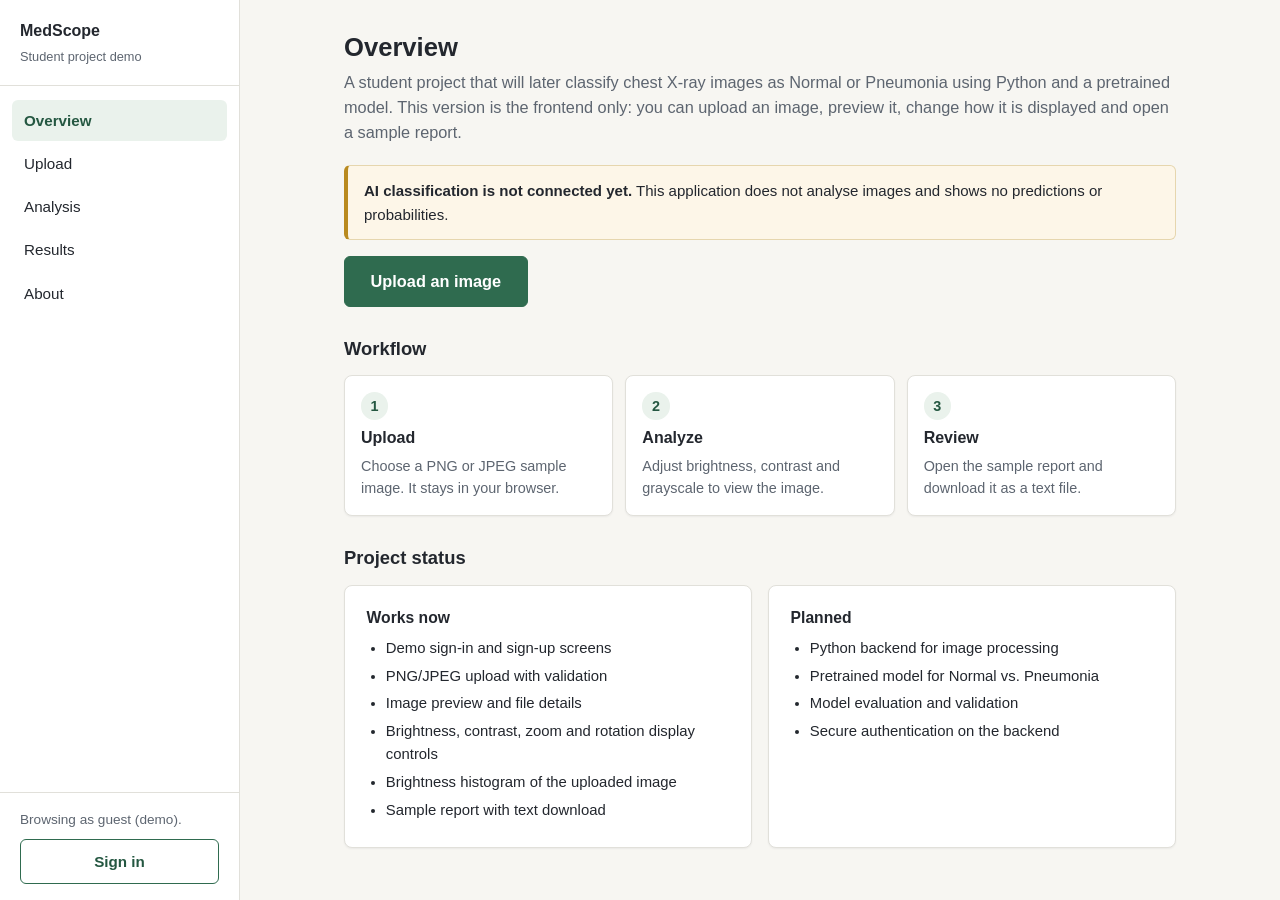
<file: index.html>
<!DOCTYPE html>
<html lang="en">
<head>
  <meta charset="utf-8">
  <meta name="viewport" content="width=device-width, initial-scale=1">
  <title>Overview - MedScope</title>
  <link rel="stylesheet" href="css/styles.css">
  <script src="js/app.js" defer></script>
</head>
<body data-page="dashboard">
  <a class="skip-link" href="#main-content">Skip to main content</a>

  <div class="app-shell" id="app-shell">
    <!-- The sidebar is inserted here by js/app.js -->
    <div id="nav-root"></div>

    <main class="main" id="main-content">
      <div class="content">
        <noscript><p class="notice notice-error">This demo needs JavaScript to be turned on.</p></noscript>

        <header class="page-header">
          <h1>Overview</h1>
          <p class="lead">
            A student project that will later classify chest X-ray images as Normal or
            Pneumonia using Python and a pretrained model. This version is the frontend
            only: you can upload an image, preview it, change how it is displayed and
            open a sample report.
          </p>
        </header>

        <div class="notice notice-warn" role="note">
          <strong>AI classification is not connected yet.</strong> This application does
          not analyse images and shows no predictions or probabilities.
        </div>

        <p><a class="btn btn-large" href="upload.html">Upload an image</a></p>

        <!-- Filled by js/app.js when there is progress to continue -->
        <div id="continue-box"></div>

        <section class="section" aria-labelledby="workflow-heading">
          <h2 id="workflow-heading">Workflow</h2>
          <ol class="steps">
            <li>
              <span class="step-number" aria-hidden="true">1</span>
              <h3>Upload</h3>
              <p>Choose a PNG or JPEG sample image. It stays in your browser.</p>
            </li>
            <li>
              <span class="step-number" aria-hidden="true">2</span>
              <h3>Analyze</h3>
              <p>Adjust brightness, contrast and grayscale to view the image.</p>
            </li>
            <li>
              <span class="step-number" aria-hidden="true">3</span>
              <h3>Review</h3>
              <p>Open the sample report and download it as a text file.</p>
            </li>
          </ol>
        </section>

        <section class="section" aria-labelledby="status-heading">
          <h2 id="status-heading">Project status</h2>
          <div class="status-grid">
            <div class="card">
              <h3>Works now</h3>
              <ul class="status-list">
                <li>Demo sign-in and sign-up screens</li>
                <li>PNG/JPEG upload with validation</li>
                <li>Image preview and file details</li>
                <li>Brightness, contrast, zoom and rotation display controls</li>
                <li>Brightness histogram of the uploaded image</li>
                <li>Sample report with text download</li>
              </ul>
            </div>
            <div class="card">
              <h3>Planned</h3>
              <ul class="status-list">
                <li>Python backend for image processing</li>
                <li>Pretrained model for Normal vs. Pneumonia</li>
                <li>Model evaluation and validation</li>
                <li>Secure authentication on the backend</li>
              </ul>
            </div>
          </div>
        </section>
      </div>
    </main>
  </div>
</body>
</html>
</file>
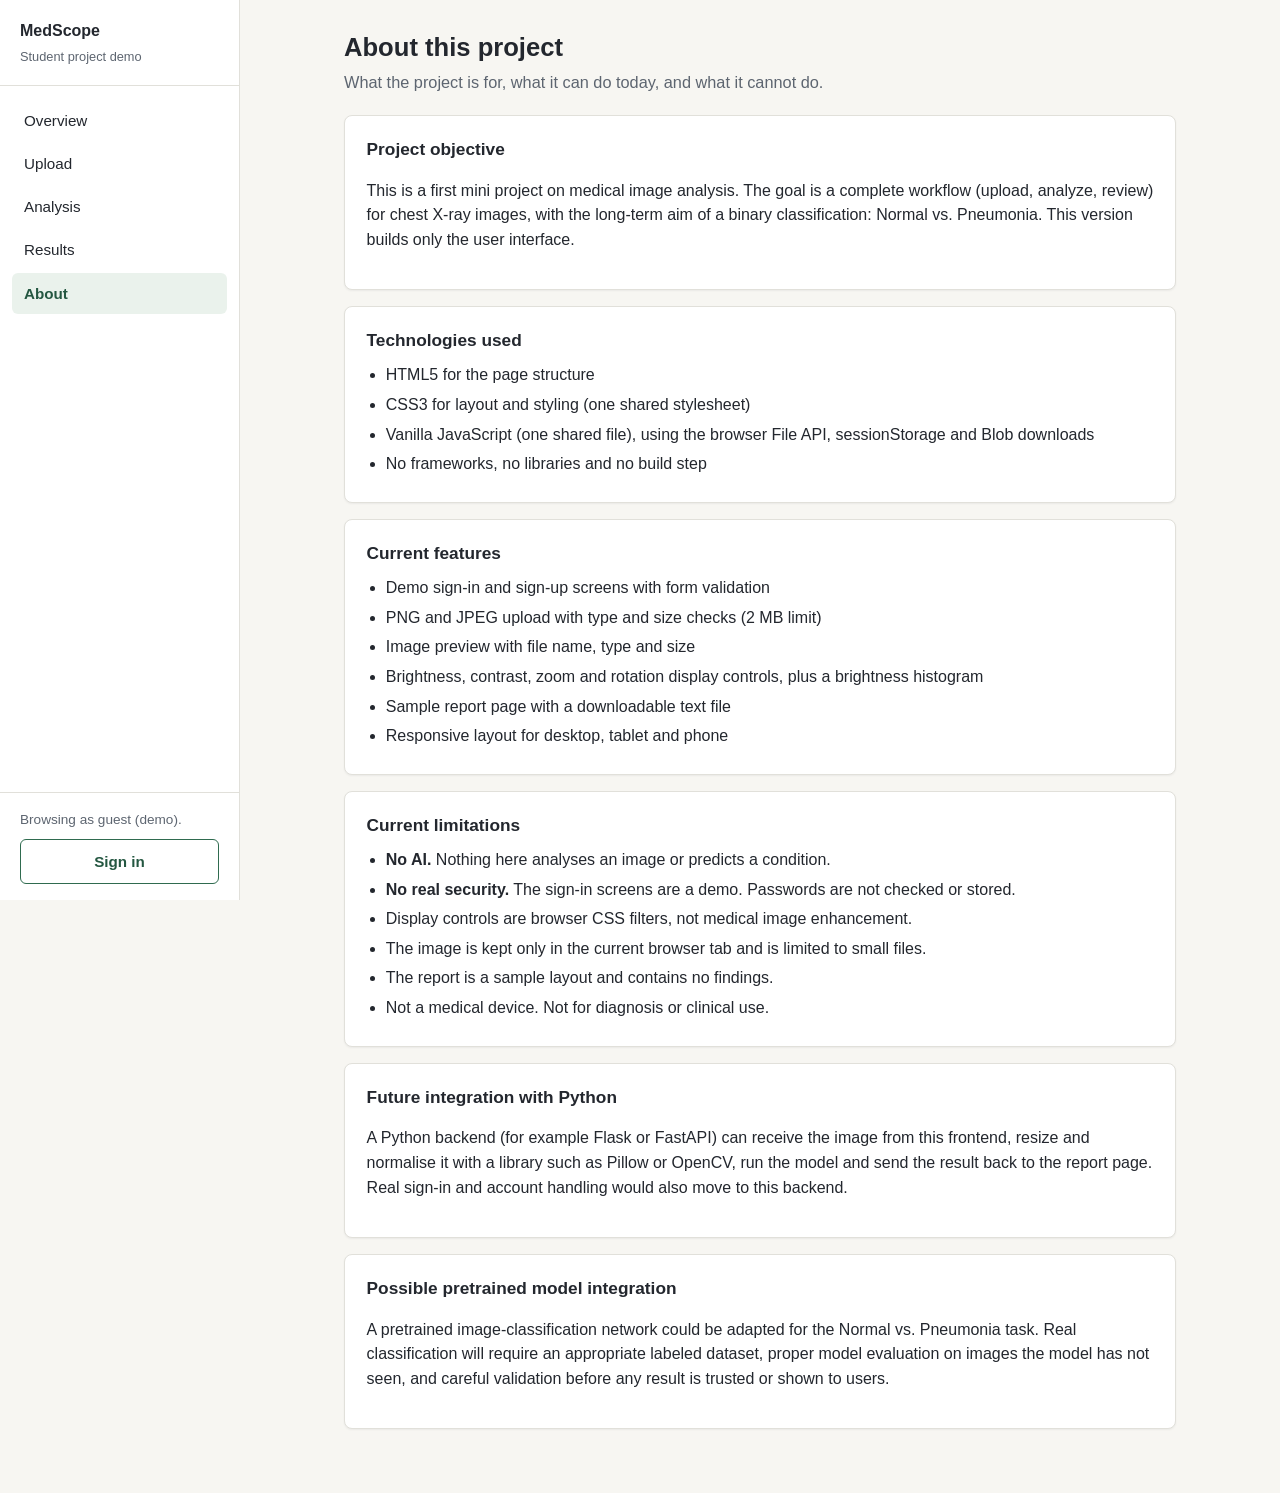
<file: about.html>
<!DOCTYPE html>
<html lang="en">
<head>
  <meta charset="utf-8">
  <meta name="viewport" content="width=device-width, initial-scale=1">
  <title>About - MedScope</title>
  <link rel="stylesheet" href="css/styles.css">
  <script src="js/app.js" defer></script>
</head>
<body data-page="about">
  <a class="skip-link" href="#main-content">Skip to main content</a>

  <div class="app-shell" id="app-shell">
    <!-- The sidebar is inserted here by js/app.js -->
    <div id="nav-root"></div>

    <main class="main" id="main-content">
      <div class="content">
        <noscript><p class="notice notice-error">This demo needs JavaScript to be turned on.</p></noscript>

        <header class="page-header">
          <h1>About this project</h1>
          <p class="lead">What the project is for, what it can do today, and what it cannot do.</p>
        </header>

        <section class="card" aria-labelledby="objective-heading">
          <h2 id="objective-heading">Project objective</h2>
          <p>
            This is a first mini project on medical image analysis. The goal is a
            complete workflow (upload, analyze, review) for chest X-ray images, with
            the long-term aim of a binary classification: Normal vs. Pneumonia.
            This version builds only the user interface.
          </p>
        </section>

        <section class="card" aria-labelledby="tech-heading">
          <h2 id="tech-heading">Technologies used</h2>
          <ul>
            <li>HTML5 for the page structure</li>
            <li>CSS3 for layout and styling (one shared stylesheet)</li>
            <li>Vanilla JavaScript (one shared file), using the browser File API, sessionStorage and Blob downloads</li>
            <li>No frameworks, no libraries and no build step</li>
          </ul>
        </section>

        <section class="card" aria-labelledby="features-heading">
          <h2 id="features-heading">Current features</h2>
          <ul>
            <li>Demo sign-in and sign-up screens with form validation</li>
            <li>PNG and JPEG upload with type and size checks (2 MB limit)</li>
            <li>Image preview with file name, type and size</li>
            <li>Brightness, contrast, zoom and rotation display controls, plus a brightness histogram</li>
            <li>Sample report page with a downloadable text file</li>
            <li>Responsive layout for desktop, tablet and phone</li>
          </ul>
        </section>

        <section class="card" aria-labelledby="limits-heading">
          <h2 id="limits-heading">Current limitations</h2>
          <ul>
            <li><strong>No AI.</strong> Nothing here analyses an image or predicts a condition.</li>
            <li><strong>No real security.</strong> The sign-in screens are a demo. Passwords are not checked or stored.</li>
            <li>Display controls are browser CSS filters, not medical image enhancement.</li>
            <li>The image is kept only in the current browser tab and is limited to small files.</li>
            <li>The report is a sample layout and contains no findings.</li>
            <li>Not a medical device. Not for diagnosis or clinical use.</li>
          </ul>
        </section>

        <section class="card" aria-labelledby="python-heading">
          <h2 id="python-heading">Future integration with Python</h2>
          <p>
            A Python backend (for example Flask or FastAPI) can receive the image from
            this frontend, resize and normalise it with a library such as Pillow or
            OpenCV, run the model and send the result back to the report page.
            Real sign-in and account handling would also move to this backend.
          </p>
        </section>

        <section class="card" aria-labelledby="model-heading">
          <h2 id="model-heading">Possible pretrained model integration</h2>
          <p>
            A pretrained image-classification network could be adapted for the
            Normal vs. Pneumonia task. Real classification will require an appropriate
            labeled dataset, proper model evaluation on images the model has not seen,
            and careful validation before any result is trusted or shown to users.
          </p>
        </section>
      </div>
    </main>
  </div>
</body>
</html>
</file>
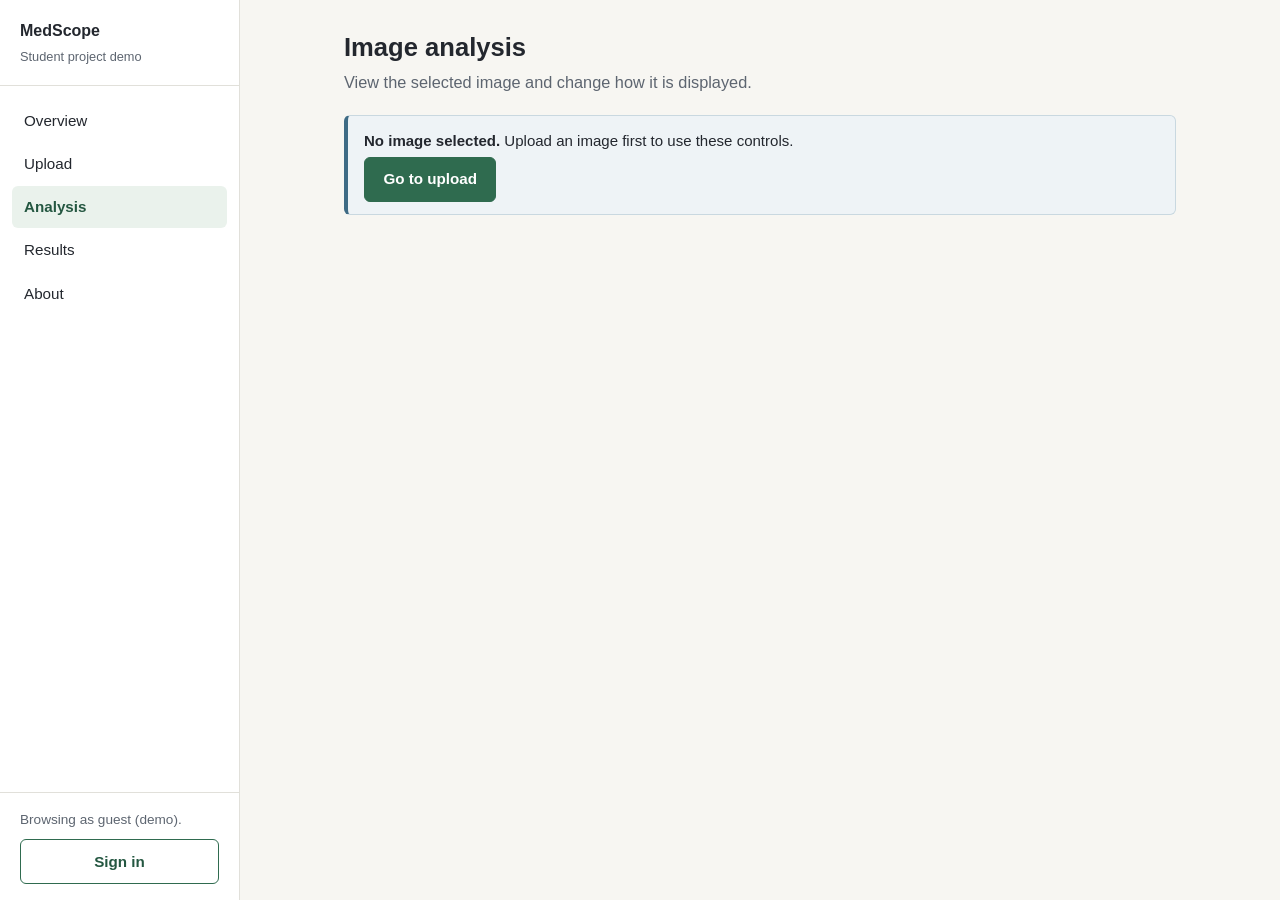
<file: analysis.html>
<!DOCTYPE html>
<html lang="en">
<head>
  <meta charset="utf-8">
  <meta name="viewport" content="width=device-width, initial-scale=1">
  <title>Image analysis - MedScope</title>
  <link rel="stylesheet" href="css/styles.css">
  <script src="js/app.js" defer></script>
</head>
<body data-page="analysis">
  <a class="skip-link" href="#main-content">Skip to main content</a>

  <div class="app-shell" id="app-shell">
    <!-- The sidebar is inserted here by js/app.js -->
    <div id="nav-root"></div>

    <main class="main" id="main-content">
      <div class="content">
        <noscript><p class="notice notice-error">This demo needs JavaScript to be turned on.</p></noscript>

        <header class="page-header">
          <h1>Image analysis</h1>
          <p class="lead">View the selected image and change how it is displayed.</p>
        </header>

        <!-- Shown when no image has been uploaded yet -->
        <div class="notice notice-info" id="analysis-empty" hidden>
          <p><strong>No image selected.</strong> Upload an image first to use these controls.</p>
          <a class="btn" href="upload.html">Go to upload</a>
        </div>

        <!-- Shown when an image is available -->
        <div id="analysis-content" hidden>
          <div class="notice notice-warn" role="note">
            <strong>Display effects only.</strong> These controls use browser CSS filters to
            change how the image looks on screen. They are not medical image enhancement
            algorithms, they do not change the original file, and they do not detect disease.
            No AI prediction is made.
          </div>

          <div class="two-column">
            <div class="preview-frame">
              <img id="analysis-image" alt="Selected image with the chosen display adjustments">
            </div>

            <section class="card" aria-labelledby="controls-heading">
              <h2 id="controls-heading">Display controls</h2>

              <div class="control">
                <label class="control-label" for="brightness-slider">
                  <span>Brightness</span>
                  <output id="brightness-value" for="brightness-slider">100%</output>
                </label>
                <input type="range" id="brightness-slider" min="50" max="150" step="5" value="100">
              </div>

              <div class="control">
                <label class="control-label" for="contrast-slider">
                  <span>Contrast</span>
                  <output id="contrast-value" for="contrast-slider">100%</output>
                </label>
                <input type="range" id="contrast-slider" min="50" max="150" step="5" value="100">
              </div>

              <div class="control">
                <label class="checkbox-row" for="grayscale-checkbox">
                  <input type="checkbox" id="grayscale-checkbox">
                  <span>Grayscale preview</span>
                </label>
              </div>

              <div class="control">
                <label class="control-label" for="zoom-slider">
                  <span>Zoom</span>
                  <output id="zoom-value" for="zoom-slider">100%</output>
                </label>
                <input type="range" id="zoom-slider" min="50" max="200" step="10" value="100">
              </div>

              <div class="control">
                <span class="control-label" id="rotate-label">Rotate</span>
                <div class="button-row" role="group" aria-labelledby="rotate-label">
                  <button type="button" class="btn btn-secondary" id="rotate-left-button">Rotate left</button>
                  <button type="button" class="btn btn-secondary" id="rotate-right-button">Rotate right</button>
                </div>
              </div>

              <div class="control">
                <button type="button" class="btn btn-secondary btn-block" id="compare-button">Hold to compare original</button>
              </div>

              <div class="button-row">
                <button type="button" class="btn btn-secondary" id="reset-button">Reset adjustments</button>
                <a class="btn" href="results.html">Continue to report</a>
              </div>
            </section>
          </div>

          <section class="card" aria-labelledby="histogram-heading">
            <h2 id="histogram-heading">Brightness distribution</h2>
            <p class="muted">A simple count of dark to light pixels in the original image. It describes brightness only — it does not detect disease.</p>
            <canvas id="histogram-canvas" width="280" height="130"></canvas>
          </section>
        </div>
      </div>
    </main>
  </div>
</body>
</html>
</file>
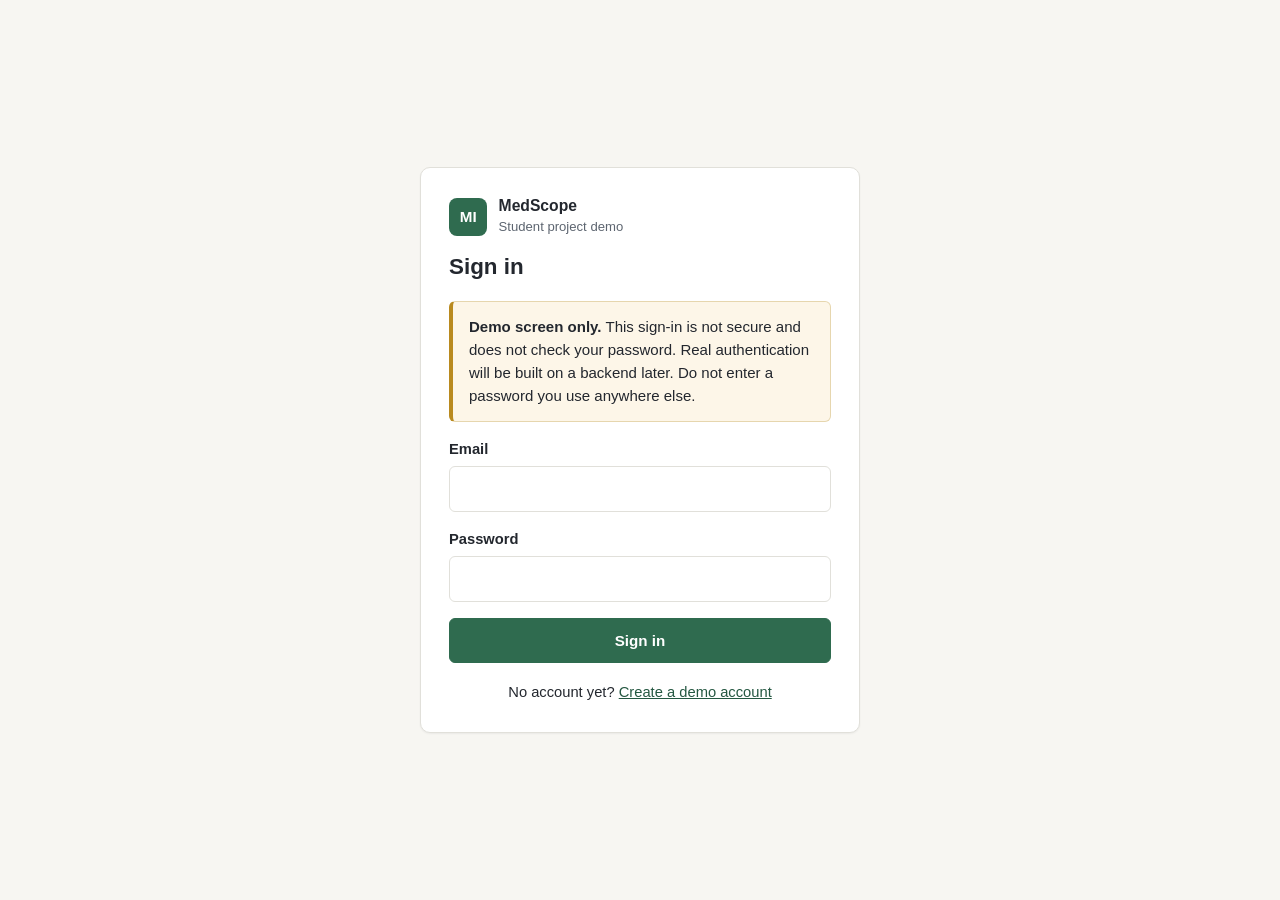
<file: login.html>
<!DOCTYPE html>
<html lang="en">
<head>
  <meta charset="utf-8">
  <meta name="viewport" content="width=device-width, initial-scale=1">
  <title>Sign in - MedScope</title>
  <link rel="stylesheet" href="css/styles.css">
  <script src="js/app.js" defer></script>
</head>
<body data-page="login">
  <main class="auth-page">
    <div class="auth-card">

      <div class="brand">
        <span class="brand-mark" aria-hidden="true">MI</span>
        <span>
          <span class="brand-name">MedScope</span>
          <span class="brand-sub">Student project demo</span>
        </span>
      </div>

      <h1>Sign in</h1>

      <div class="notice notice-warn" role="note">
        <strong>Demo screen only.</strong> This sign-in is not secure and does not
        check your password. Real authentication will be built on a backend later.
        Do not enter a password you use anywhere else.
      </div>

      <noscript><p class="notice notice-error">This demo needs JavaScript to be turned on.</p></noscript>

      <form id="signin-form" novalidate>
        <div class="form-field">
          <label for="email">Email</label>
          <input type="email" id="email" name="email" autocomplete="email"
                 aria-describedby="email-error">
          <p class="field-error" id="email-error" role="alert"></p>
        </div>

        <div class="form-field">
          <label for="password">Password</label>
          <input type="password" id="password" name="password" autocomplete="current-password"
                 aria-describedby="password-error">
          <p class="field-error" id="password-error" role="alert"></p>
        </div>

        <button type="submit" class="btn btn-block">Sign in</button>
      </form>

      <p class="auth-switch">No account yet? <a href="signup.html">Create a demo account</a></p>

    </div>
  </main>
</body>
</html>
</file>
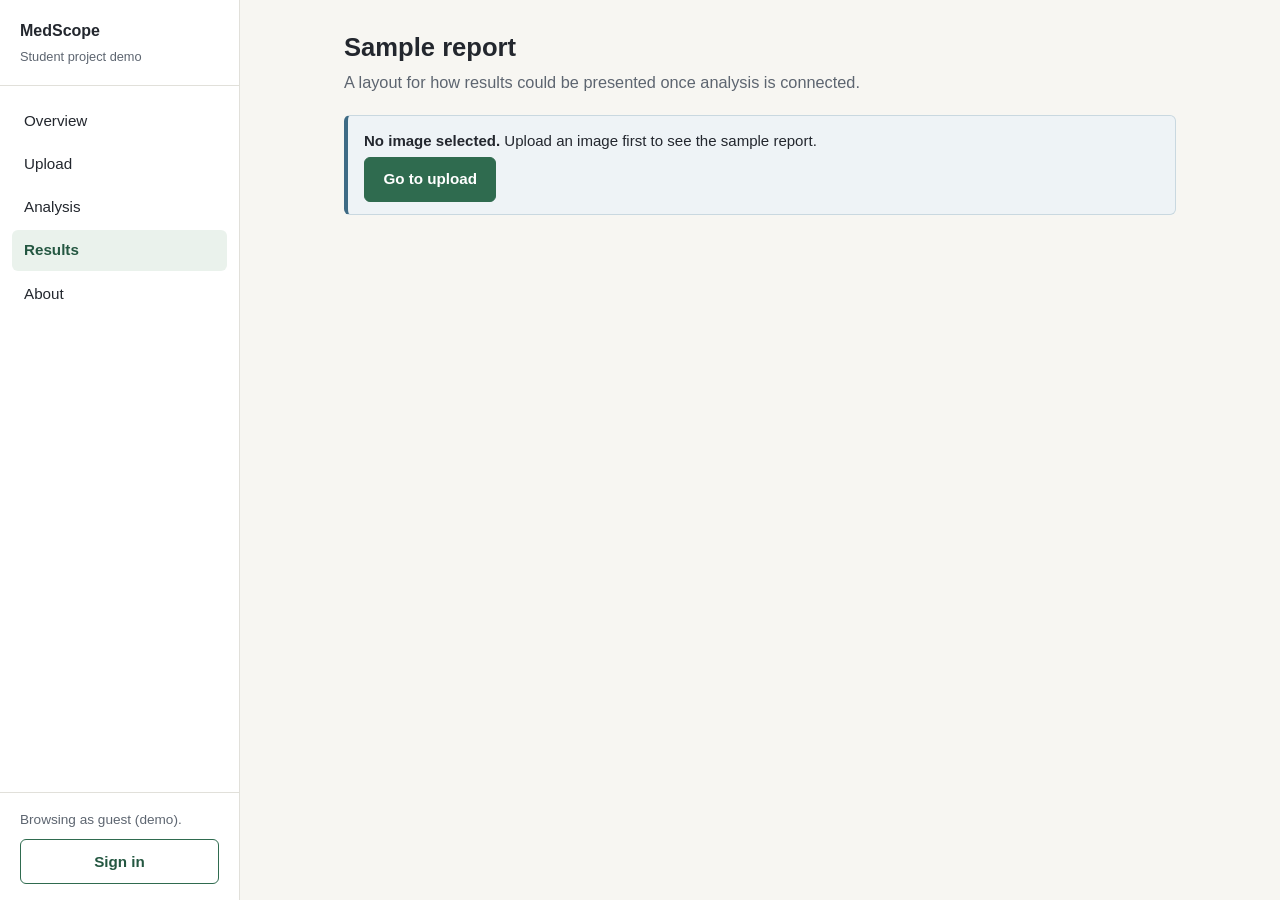
<file: results.html>
<!DOCTYPE html>
<html lang="en">
<head>
  <meta charset="utf-8">
  <meta name="viewport" content="width=device-width, initial-scale=1">
  <title>Sample report - MedScope</title>
  <link rel="stylesheet" href="css/styles.css">
  <script src="js/app.js" defer></script>
</head>
<body data-page="results">
  <a class="skip-link" href="#main-content">Skip to main content</a>

  <div class="app-shell" id="app-shell">
    <!-- The sidebar is inserted here by js/app.js -->
    <div id="nav-root"></div>

    <main class="main" id="main-content">
      <div class="content">
        <noscript><p class="notice notice-error">This demo needs JavaScript to be turned on.</p></noscript>

        <header class="page-header">
          <h1>Sample report</h1>
          <p class="lead">A layout for how results could be presented once analysis is connected.</p>
        </header>

        <!-- Shown when no image has been uploaded yet -->
        <div class="notice notice-info" id="results-empty" hidden>
          <p><strong>No image selected.</strong> Upload an image first to see the sample report.</p>
          <a class="btn" href="upload.html">Go to upload</a>
        </div>

        <!-- Shown when an image is available -->
        <div id="results-content" hidden>
          <article class="card">

            <section class="report-section" aria-labelledby="report-image-heading">
              <h2 id="report-image-heading">Image</h2>
              <dl class="details">
                <dt>File name</dt>
                <dd id="result-filename"></dd>
                <dt>Type</dt>
                <dd id="result-type"></dd>
                <dt>Size</dt>
                <dd id="result-size"></dd>
                <dt>Dimensions</dt>
                <dd id="result-dimensions"></dd>
              </dl>
            </section>

            <section class="report-section" aria-labelledby="report-status-heading">
              <h2 id="report-status-heading">Workflow status</h2>
              <dl class="details">
                <dt>Upload</dt>
                <dd><span class="badge badge-ok">Complete</span></dd>
                <dt>Visual review</dt>
                <dd id="result-review-status"></dd>
                <dt>Classification</dt>
                <dd><span class="badge">Not connected</span></dd>
              </dl>
            </section>

            <section class="report-section" aria-labelledby="report-processing-heading">
              <h2 id="report-processing-heading">Processing details</h2>
              <dl class="details">
                <dt>Display adjustments</dt>
                <dd id="result-adjustments"></dd>
                <dt>Server-side processing</dt>
                <dd>None</dd>
                <dt>AI model</dt>
                <dd>None</dd>
              </dl>
            </section>

            <section class="report-section" aria-labelledby="report-classification-heading">
              <h2 id="report-classification-heading">Classification</h2>
              <div class="classification-box">
                <p class="classification-value">Not available yet</p>
                <p class="muted">
                  No model is connected, so this report contains no Normal or Pneumonia
                  result and no probability.
                </p>
              </div>
            </section>

            <section class="report-section" aria-labelledby="report-future-heading">
              <h2 id="report-future-heading">Future integration notes</h2>
              <ul>
                <li>A Python backend will receive the image and prepare it for a model.</li>
                <li>A pretrained image-classification model may be adapted for Normal vs. Pneumonia.</li>
                <li>This section will then show the model output, with its limits explained.</li>
              </ul>
            </section>

            <section class="report-section" aria-labelledby="report-disclaimer-heading">
              <h2 id="report-disclaimer-heading">Disclaimer</h2>
              <p>
                This is an educational demo. It does not analyse the image, does not detect
                disease and must not be used for diagnosis or any medical decision.
              </p>
            </section>

          </article>

          <div class="button-row">
            <button type="button" class="btn" id="download-report-button">Download demo report (.txt)</button>
            <button type="button" class="btn btn-secondary" id="print-report-button">Print report</button>
            <a class="btn btn-secondary" href="analysis.html">Back to analysis</a>
          </div>
        </div>
      </div>
    </main>
  </div>
</body>
</html>
</file>
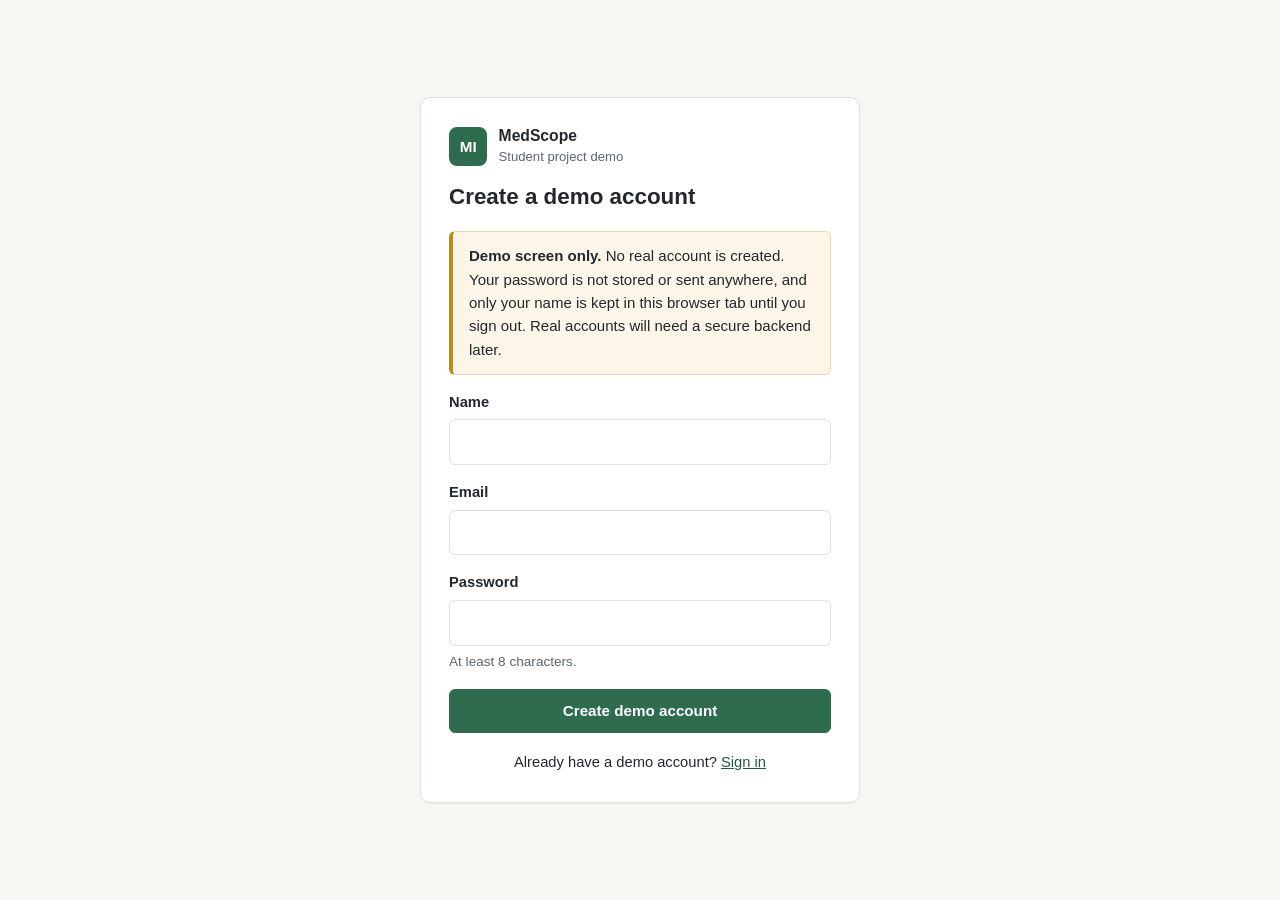
<file: signup.html>
<!DOCTYPE html>
<html lang="en">
<head>
  <meta charset="utf-8">
  <meta name="viewport" content="width=device-width, initial-scale=1">
  <title>Create demo account - MedScope</title>
  <link rel="stylesheet" href="css/styles.css">
  <script src="js/app.js" defer></script>
</head>
<body data-page="signup">
  <main class="auth-page">
    <div class="auth-card">

      <div class="brand">
        <span class="brand-mark" aria-hidden="true">MI</span>
        <span>
          <span class="brand-name">MedScope</span>
          <span class="brand-sub">Student project demo</span>
        </span>
      </div>

      <h1>Create a demo account</h1>

      <div class="notice notice-warn" role="note">
        <strong>Demo screen only.</strong> No real account is created. Your password is
        not stored or sent anywhere, and only your name is kept in this browser tab
        until you sign out. Real accounts will need a secure backend later.
      </div>

      <noscript><p class="notice notice-error">This demo needs JavaScript to be turned on.</p></noscript>

      <form id="signup-form" novalidate>
        <div class="form-field">
          <label for="name">Name</label>
          <input type="text" id="name" name="name" autocomplete="name"
                 aria-describedby="name-error">
          <p class="field-error" id="name-error" role="alert"></p>
        </div>

        <div class="form-field">
          <label for="email">Email</label>
          <input type="email" id="email" name="email" autocomplete="email"
                 aria-describedby="email-error">
          <p class="field-error" id="email-error" role="alert"></p>
        </div>

        <div class="form-field">
          <label for="password">Password</label>
          <input type="password" id="password" name="password" autocomplete="new-password"
                 aria-describedby="password-hint password-error">
          <p class="field-hint" id="password-hint">At least 8 characters.</p>
          <p class="field-error" id="password-error" role="alert"></p>
        </div>

        <button type="submit" class="btn btn-block">Create demo account</button>
      </form>

      <p class="auth-switch">Already have a demo account? <a href="login.html">Sign in</a></p>

    </div>
  </main>
</body>
</html>
</file>
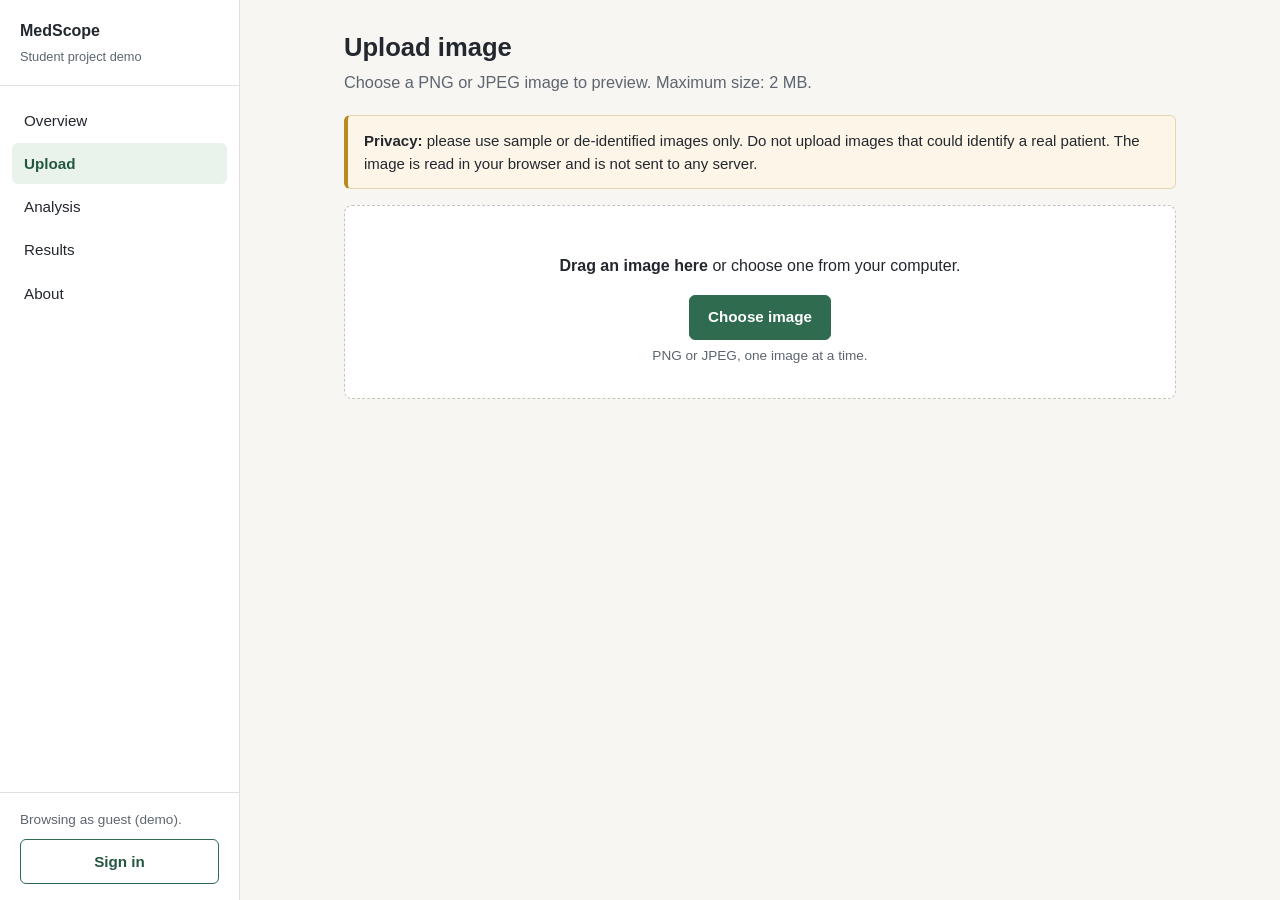
<file: upload.html>
<!DOCTYPE html>
<html lang="en">
<head>
  <meta charset="utf-8">
  <meta name="viewport" content="width=device-width, initial-scale=1">
  <title>Upload image - MedScope</title>
  <link rel="stylesheet" href="css/styles.css">
  <script src="js/app.js" defer></script>
</head>
<body data-page="upload">
  <a class="skip-link" href="#main-content">Skip to main content</a>

  <div class="app-shell" id="app-shell">
    <!-- The sidebar is inserted here by js/app.js -->
    <div id="nav-root"></div>

    <main class="main" id="main-content">
      <div class="content">
        <noscript><p class="notice notice-error">This demo needs JavaScript to be turned on.</p></noscript>

        <header class="page-header">
          <h1>Upload image</h1>
          <p class="lead">Choose a PNG or JPEG image to preview. Maximum size: 2 MB.</p>
        </header>

        <div class="notice notice-warn" role="note">
          <strong>Privacy:</strong> please use sample or de-identified images only.
          Do not upload images that could identify a real patient. The image is read
          in your browser and is not sent to any server.
        </div>

        <!-- Messages (errors and confirmations) are written here by app.js -->
        <div id="upload-message" class="notice" role="status" aria-live="polite" hidden></div>

        <div class="drop-area" id="drop-area">
          <p><strong>Drag an image here</strong> or choose one from your computer.</p>

          <!-- The real file input is hidden; the button below opens it. -->
          <input type="file" id="file-input" accept="image/png,image/jpeg" hidden>
          <button type="button" class="btn" id="choose-button">Choose image</button>

          <p class="field-hint">PNG or JPEG, one image at a time.</p>
        </div>

        <section class="card section" id="preview-panel" aria-labelledby="preview-heading" hidden>
          <h2 id="preview-heading">Preview</h2>
          <div class="two-column">
            <div class="preview-frame">
              <img id="preview-image" alt="Preview of the selected image">
            </div>
            <div>
              <dl class="details">
                <dt>File name</dt>
                <dd id="file-name"></dd>
                <dt>Type</dt>
                <dd id="file-type"></dd>
                <dt>Size</dt>
                <dd id="file-size"></dd>
                <dt>Dimensions</dt>
                <dd id="file-dimensions"></dd>
              </dl>
              <div class="button-row">
                <button type="button" class="btn btn-secondary" id="replace-button">Replace image</button>
                <button type="button" class="btn btn-secondary" id="remove-button">Remove image</button>
              </div>
              <div class="button-row">
                <a class="btn" href="analysis.html">Continue to analysis</a>
              </div>
            </div>
          </div>
        </section>
      </div>
    </main>
  </div>
</body>
</html>
</file>
<file: css/styles.css>
/* ============================================================
   MedScope — shared stylesheet
   Plain CSS3, no frameworks. Calm healthcare-software theme:
   off-white background, charcoal text, muted green accent.
   Class names match the HTML pages in this folder.
   ============================================================ */

/* ---- 1. Reset + theme tokens ---- */

*,
*::before,
*::after {
  box-sizing: border-box;
}

:root {
  --bg: #f7f6f2;            /* off-white page background */
  --surface: #ffffff;       /* cards, sidebar */
  --text: #23272e;          /* dark charcoal */
  --muted: #5d6570;         /* secondary text */
  --border: #e1e0da;        /* subtle gray border */
  --accent: #2f6b4f;        /* muted green */
  --accent-dark: #245741;
  --accent-soft: #eaf2ec;   /* pale green wash */
  --warn-bg: #fdf6e8;
  --warn-border: #e6d6ae;
  --info-bg: #eef3f6;
  --info-border: #c9d8e0;
  --error: #9c2f2f;
  --error-bg: #fbeeee;
  --radius: 8px;
  --shadow: 0 1px 2px rgba(35, 39, 46, 0.06);
  --font: -apple-system, BlinkMacSystemFont, "Segoe UI", Roboto,
    "Helvetica Neue", Arial, sans-serif;
}

html {
  font-size: 16px;
}

body {
  margin: 0;
  font-family: var(--font);
  background: var(--bg);
  color: var(--text);
  line-height: 1.55;
}

[hidden] {
  display: none !important;
}

/* ---- 2. Accessibility ---- */

.skip-link {
  position: absolute;
  left: -9999px;
  top: 0;
  background: var(--text);
  color: #fff;
  padding: 0.6rem 1rem;
  z-index: 100;
  border-radius: 0 0 6px 0;
}

.skip-link:focus {
  left: 0;
  color: #fff;
}

:focus-visible {
  outline: 2px solid var(--accent);
  outline-offset: 2px;
}

/* ---- 3. App shell + sidebar (sidebar built by js/app.js) ---- */

.app-shell {
  display: flex;
  min-height: 100vh;
}

.sidebar {
  width: 240px;
  flex-shrink: 0;
  background: var(--surface);
  border-right: 1px solid var(--border);
  display: flex;
  flex-direction: column;
  position: sticky;
  top: 0;
  height: 100vh;
}

.sidebar-brand {
  padding: 1.2rem 1.25rem 1rem;
  border-bottom: 1px solid var(--border);
}

.sidebar-brand strong {
  display: block;
  font-size: 1rem;
}

.sidebar-brand span {
  font-size: 0.8rem;
  color: var(--muted);
}

.sidebar-nav {
  display: flex;
  flex-direction: column;
  gap: 2px;
  padding: 0.9rem 0.75rem;
  flex: 1;
}

.sidebar-nav a {
  display: block;
  padding: 0.55rem 0.75rem;
  border-radius: 6px;
  color: var(--text);
  text-decoration: none;
  font-size: 0.95rem;
}

.sidebar-nav a:hover {
  background: var(--bg);
}

.sidebar-nav a.active {
  background: var(--accent-soft);
  color: var(--accent-dark);
  font-weight: 600;
}

.sidebar-footer {
  padding: 1rem 1.25rem;
  border-top: 1px solid var(--border);
  font-size: 0.85rem;
  color: var(--muted);
}

.sidebar-footer .user-line {
  margin: 0 0 0.6rem;
  overflow: hidden;
  text-overflow: ellipsis;
  white-space: nowrap;
}

.menu-toggle {
  display: none;
  font: inherit;
  font-size: 0.9rem;
  background: var(--surface);
  border: 1px solid var(--border);
  border-radius: 6px;
  padding: 0.45rem 0.8rem;
  cursor: pointer;
}

.menu-toggle:hover {
  border-color: var(--accent);
}

/* ---- 4. Main content ---- */

.main {
  flex: 1;
  min-width: 0;
}

.content {
  max-width: 880px;
  margin: 0 auto;
  padding: 2rem 1.5rem 3rem;
}

.page-header {
  margin-bottom: 1.25rem;
}

.page-header h1 {
  margin: 0 0 0.35rem;
  font-size: 1.6rem;
  line-height: 1.25;
}

.lead {
  margin: 0;
  color: var(--muted);
  font-size: 1.02rem;
}

.section {
  margin-top: 1.75rem;
}

.section > h2 {
  font-size: 1.15rem;
  margin: 0 0 0.75rem;
}

/* ---- 5. Notices, cards, buttons ---- */

.notice {
  border: 1px solid var(--border);
  border-left: 4px solid var(--accent);
  background: var(--surface);
  border-radius: 6px;
  padding: 0.8rem 1rem;
  margin-bottom: 1rem;
  font-size: 0.94rem;
}

.notice p {
  margin: 0.3rem 0;
}

.notice p:first-child {
  margin-top: 0;
}

.notice-warn {
  background: var(--warn-bg);
  border-color: var(--warn-border);
  border-left-color: #b98a1f;
}

.notice-error {
  background: var(--error-bg);
  border-color: #eec9c9;
  border-left-color: var(--error);
  color: #6d2222;
}

.notice-info {
  background: var(--info-bg);
  border-color: var(--info-border);
  border-left-color: #3e6b85;
}

.card {
  background: var(--surface);
  border: 1px solid var(--border);
  border-radius: var(--radius);
  box-shadow: var(--shadow);
  padding: 1.25rem 1.35rem;
  margin-bottom: 1rem;
}

.card h2,
.card h3 {
  margin-top: 0;
}

.card h2 {
  font-size: 1.08rem;
  margin-bottom: 0.6rem;
}

.card h3 {
  font-size: 0.98rem;
  margin-bottom: 0.4rem;
}

.card ul {
  margin: 0.4rem 0 0;
  padding-left: 1.2rem;
}

.card li {
  margin-bottom: 0.3rem;
}

.btn {
  display: inline-block;
  font: inherit;
  font-size: 0.95rem;
  font-weight: 600;
  text-decoration: none;
  text-align: center;
  padding: 0.6rem 1.15rem;
  border-radius: 6px;
  border: 1px solid var(--accent);
  background: var(--accent);
  color: #fff;
  cursor: pointer;
}

.btn:hover {
  background: var(--accent-dark);
  border-color: var(--accent-dark);
  color: #fff;
}

.btn-secondary {
  background: var(--surface);
  color: var(--accent-dark);
}

.btn-secondary:hover {
  background: var(--accent-soft);
  color: var(--accent-dark);
}

.btn-large {
  font-size: 1.02rem;
  padding: 0.75rem 1.6rem;
}

.btn-block {
  width: 100%;
}

.button-row {
  display: flex;
  flex-wrap: wrap;
  gap: 0.6rem;
  margin-top: 1rem;
}

.muted {
  color: var(--muted);
}

/* ---- 6. Dashboard: steps + status ---- */

.steps {
  list-style: none;
  margin: 0;
  padding: 0;
  display: grid;
  grid-template-columns: repeat(3, 1fr);
  gap: 0.75rem;
}

.steps li {
  background: var(--surface);
  border: 1px solid var(--border);
  border-radius: var(--radius);
  box-shadow: var(--shadow);
  padding: 1rem;
}

.steps h3 {
  margin: 0.4rem 0 0.25rem;
  font-size: 1rem;
}

.steps p {
  margin: 0;
  font-size: 0.9rem;
  color: var(--muted);
}

.step-number {
  display: inline-flex;
  align-items: center;
  justify-content: center;
  width: 1.7rem;
  height: 1.7rem;
  border-radius: 50%;
  background: var(--accent-soft);
  color: var(--accent-dark);
  font-weight: 700;
  font-size: 0.9rem;
}

.status-grid {
  display: grid;
  grid-template-columns: 1fr 1fr;
  gap: 1rem;
}

.status-grid .card {
  margin-bottom: 0;
}

.status-list {
  font-size: 0.93rem;
}

/* ---- 7. Auth pages ---- */

.auth-page {
  min-height: 100vh;
  display: flex;
  align-items: center;
  justify-content: center;
  padding: 2rem 1rem;
}

.auth-card {
  width: 100%;
  max-width: 440px;
  background: var(--surface);
  border: 1px solid var(--border);
  border-radius: 10px;
  box-shadow: var(--shadow);
  padding: 1.75rem;
}

.auth-card h1 {
  margin: 0.8rem 0 1rem;
  font-size: 1.4rem;
}

.brand {
  display: flex;
  align-items: center;
  gap: 0.7rem;
}

.brand-mark {
  display: inline-flex;
  align-items: center;
  justify-content: center;
  width: 2.4rem;
  height: 2.4rem;
  border-radius: 8px;
  background: var(--accent);
  color: #fff;
  font-weight: 700;
  font-size: 0.95rem;
  flex-shrink: 0;
}

.brand-name {
  display: block;
  font-weight: 700;
  font-size: 0.98rem;
  line-height: 1.3;
}

.brand-sub {
  display: block;
  font-size: 0.82rem;
  color: var(--muted);
}

.form-field {
  margin-bottom: 1rem;
}

.form-field label {
  display: block;
  font-weight: 600;
  font-size: 0.92rem;
  margin-bottom: 0.35rem;
}

.form-field input {
  width: 100%;
  font: inherit;
  padding: 0.6rem 0.75rem;
  border: 1px solid var(--border);
  border-radius: 6px;
  background: #fff;
  color: var(--text);
}

.field-hint {
  margin: 0.35rem 0 0;
  font-size: 0.85rem;
  color: var(--muted);
}

.field-error {
  margin: 0.35rem 0 0;
  font-size: 0.87rem;
  color: var(--error);
  min-height: 1.2em;
}

.field-error:empty {
  display: none;
}

.auth-switch {
  margin: 1.1rem 0 0;
  font-size: 0.92rem;
  text-align: center;
}

/* ---- 8. Upload page ---- */

.drop-area {
  border: 1.5px dashed #c4c2b9;
  border-radius: var(--radius);
  background: var(--surface);
  padding: 2rem 1.5rem;
  text-align: center;
  margin-bottom: 1rem;
}

.drop-area:hover,
.drop-area.drag-over {
  border-color: var(--accent);
  background: var(--accent-soft);
}

.two-column {
  display: grid;
  grid-template-columns: 1.1fr 1fr;
  gap: 1.25rem;
  align-items: start;
}

.preview-frame {
  background: #14171c;
  border: 1px solid var(--border);
  border-radius: 6px;
  padding: 1rem;
  text-align: center;
}

.preview-frame img {
  max-width: 100%;
  max-height: 380px;
  border-radius: 4px;
}

/* File / report detail lists */
.details {
  margin: 0;
}

.details dt {
  font-size: 0.8rem;
  text-transform: uppercase;
  letter-spacing: 0.04em;
  color: var(--muted);
  margin-top: 0.7rem;
}

.details dt:first-child {
  margin-top: 0;
}

.details dd {
  margin: 0.1rem 0 0;
  overflow-wrap: anywhere;
}

/* ---- 9. Analysis page ---- */

.control {
  margin-bottom: 1rem;
}

.control-label {
  display: flex;
  align-items: baseline;
  justify-content: space-between;
  font-weight: 600;
  font-size: 0.92rem;
  margin-bottom: 0.3rem;
}

.control-label output {
  font-weight: 400;
  color: var(--muted);
  font-size: 0.88rem;
}

.control input[type="range"] {
  width: 100%;
  accent-color: var(--accent);
}

.checkbox-row {
  display: flex;
  align-items: center;
  gap: 0.55rem;
  font-size: 0.95rem;
  cursor: pointer;
}

.checkbox-row input {
  width: 1.05rem;
  height: 1.05rem;
  accent-color: var(--accent);
}

/* ---- 10. Results page ---- */

.report-section {
  padding: 0.9rem 0;
  border-top: 1px solid var(--border);
}

.report-section:first-child {
  border-top: none;
  padding-top: 0;
}

.report-section h2 {
  font-size: 1rem;
  margin: 0 0 0.6rem;
}

.report-section ul {
  margin: 0.3rem 0 0;
  padding-left: 1.2rem;
  font-size: 0.94rem;
}

.badge {
  display: inline-block;
  font-size: 0.83rem;
  font-weight: 600;
  padding: 0.15rem 0.6rem;
  border-radius: 999px;
  background: #eee;
  border: 1px solid var(--border);
  color: var(--muted);
}

.badge-ok {
  background: var(--accent-soft);
  border-color: #c4d9cb;
  color: var(--accent-dark);
}

.classification-box {
  background: var(--bg);
  border: 1px solid var(--border);
  border-radius: 6px;
  padding: 0.9rem 1rem;
}

.classification-value {
  margin: 0 0 0.3rem;
  font-weight: 700;
  font-size: 1.05rem;
}

.classification-box .muted {
  margin: 0;
  font-size: 0.92rem;
}

/* ---- 11. Links ---- */

a {
  color: var(--accent-dark);
}

a:hover {
  color: var(--accent);
}

.btn,
.sidebar-nav a,
.brand {
  /* buttons and nav keep their own colors */
}

/* ---- 12. Responsive ---- */

@media (max-width: 860px) {
  .app-shell {
    flex-direction: column;
  }

  .sidebar {
    width: 100%;
    height: auto;
    position: static;
    border-right: none;
    border-bottom: 1px solid var(--border);
  }

  .sidebar-topbar {
    display: flex;
    align-items: center;
    justify-content: space-between;
    gap: 1rem;
    padding: 0.9rem 1rem;
  }

  .sidebar-brand {
    border-bottom: none;
    padding: 0;
  }

  .menu-toggle {
    display: inline-block;
  }

  .sidebar-nav {
    display: none;
    padding: 0 1rem 1rem;
  }

  .sidebar.open .sidebar-nav {
    display: flex;
  }

  .sidebar-footer {
    display: none;
  }

  .sidebar.open .sidebar-footer {
    display: block;
  }

  .content {
    padding: 1.5rem 1rem 2.5rem;
  }

  .steps,
  .status-grid,
  .two-column {
    grid-template-columns: 1fr;
  }
}

/* ---- 13. Small-feature additions ---- */

/* Sidebar workflow checkmarks (added by js/app.js) */
.sidebar-nav a .tick {
  float: right;
  color: var(--accent);
  font-weight: 700;
}

/* Brightness histogram canvas */
#histogram-canvas {
  width: 100%;
  max-width: 340px;
  height: auto;
  border: 1px solid var(--border);
  border-radius: 6px;
  background: #fff;
}

/* Print: report only, no sidebar or buttons */
@media print {
  .sidebar,
  .button-row,
  .menu-toggle,
  .skip-link {
    display: none !important;
  }

  body {
    background: #fff;
  }

  .app-shell {
    display: block;
  }

  .content {
    max-width: none;
    padding: 0;
  }

  .card,
  .notice {
    box-shadow: none;
  }
}
</file>
